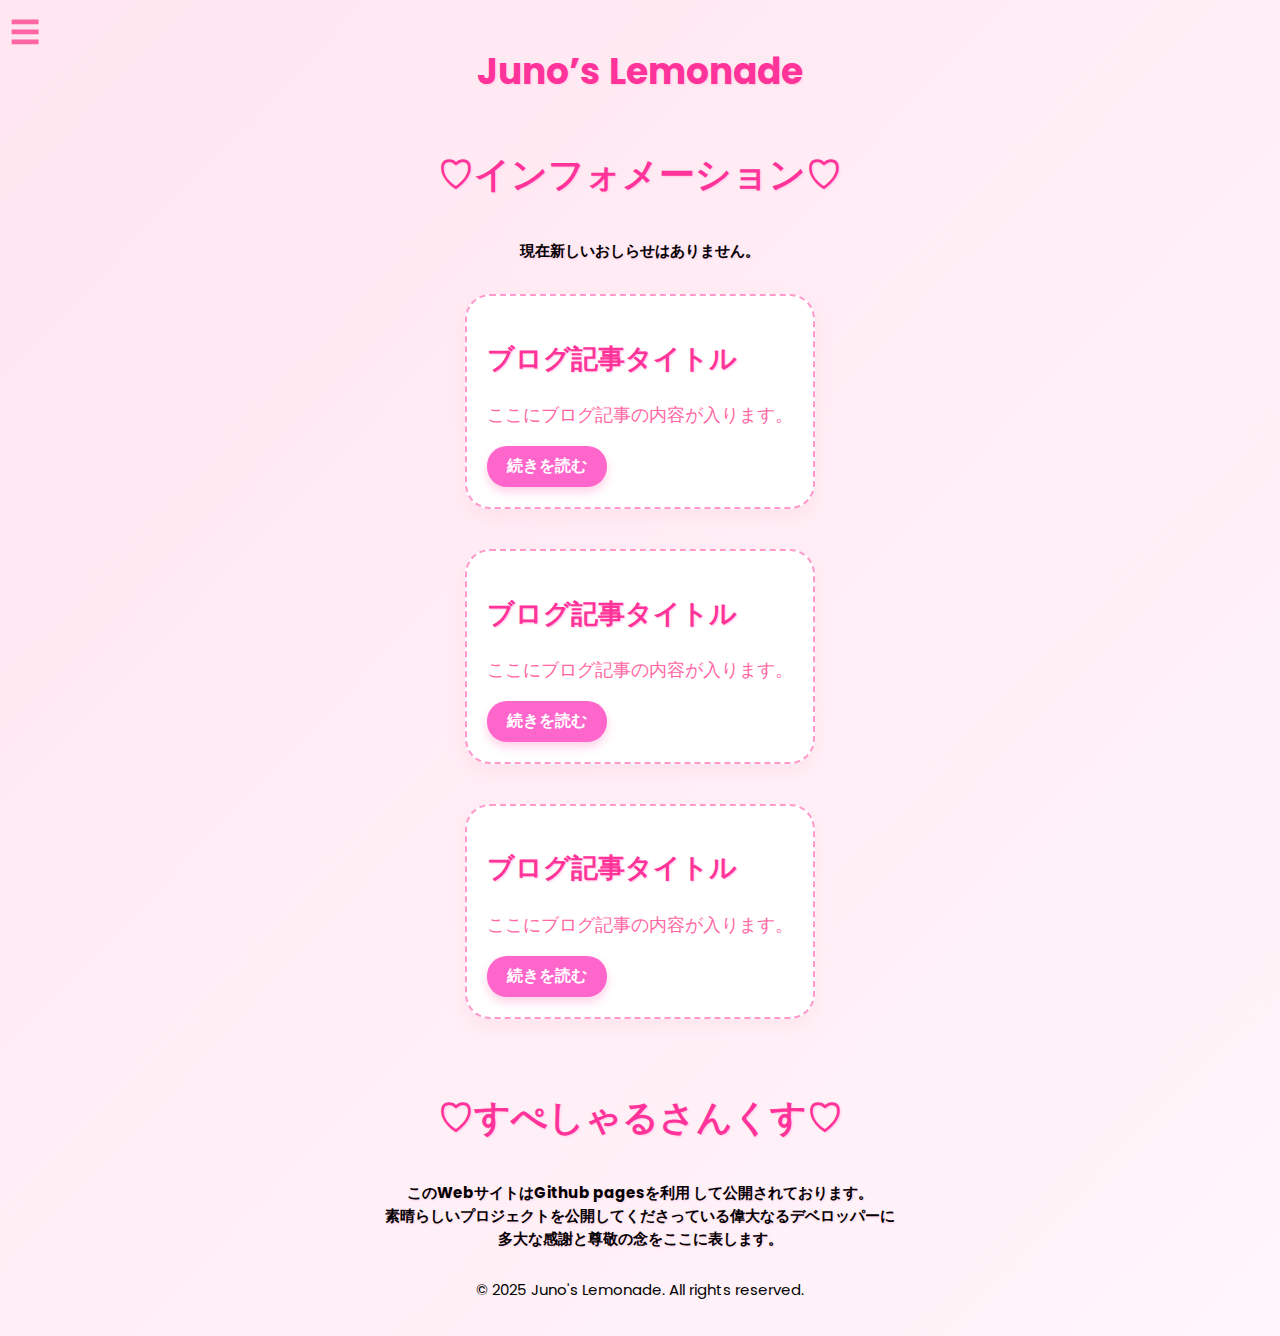
<file: index.html>
<!DOCTYPE html>
<html lang="ja">

<head>
    <meta charset="UTF-8">
    <meta name="viewport" content="width=device-width, initial-scale=1.0">
    <title>じゅのたんブログ</title>
    <link rel="stylesheet" href="style.css">
    <link href="https://fonts.googleapis.com/css2?family=Poppins:wght@400;700&display=swap" rel="stylesheet">
    <style>
body {
  background: linear-gradient(to bottom right, #ffe6f0, #fff5fa);
  font-family: "Poppins", "Helvetica", "Arial", sans-serif;
  color: #ff66a3;
  margin: 0;
  padding: 0;
}

h1, h2, h3 {
  color: #ff3399;
  text-shadow: 1px 1px 2px #ffcce6;
}

button {
  background-color: #ff66cc;
  color: white;
  border: none;
  border-radius: 20px;
  padding: 10px 20px;
  font-weight: bold;
  font-size: 16px;
  cursor: pointer;
  box-shadow: 0 5px 10px rgba(255, 105, 180, 0.3);
  transition: background-color 0.3s ease;
}

button:hover {
  background-color: #ff3399;
}

.card {
  background-color: white;
  border: 2px dashed #ff99cc;
  border-radius: 25px;
  padding: 20px;
  margin: 20px auto;
  max-width: 400px;
  box-shadow: 0 8px 15px rgba(255, 192, 203, 0.2);
}

a {
  color: #ff66a3;
  text-decoration: none;
}

a:hover {
  text-decoration: underline;
}
    </style>


<body>

    <!-- ハンバーガーボタン -->
    <div id="hamburger" class="hamburger">☰</div>
    <!-- ナビゲーションメニュー -->
    <nav id="nav-menu" class="nav-menu">
      <ul>
        <li><a href="https://.github.io/Gof/home.html">Home</a></li>
        <li><a href="https://.github.io/Gof/about_me.html">About me</a></li>
        <li><a href="https://.github.io/Gof/blog.html">Blog</a></li>
        <li><a href="https://.github.io/Gof/portfolio.html">Portfolio</a></li>
        <li><a href="https://.github.io/Gof/user_guide.html">User guide</a></li>                               <li><a href="https://shirota111.github.io/Gof/tutorial.html">Tutorial</a></li>                                 <li><a href="https://shirota111.github.io/Gof/faq.html">FAQ</a></li>                                            <li><a href="https://shirota111.github.io/Gof/spam.html">Spam quotes</a></li>
        <li><a href="https://.github.io/Gof/contact.html">Contact</a></li>
        <li><a href="https://.github.io/Gof/literacy.html">Literacy</a></li>
      </ul>
    </nav>
  
    <script src="menu.js"></script>

    <div class="blog-posts">
        <h1 style="text-align:center;">Juno’s Lemonade</h1>
        
        <h1 style="text-align:center;">♡インフォメーション♡</h1>
        <h2 style="font-size:15px; color:black; text-align:center;">現在新しいおしらせはありません。</h2>
      
        <div class="card">
            <h2>ブログ記事タイトル</h2>
            <p>ここにブログ記事の内容が入ります。</p>
            <button>続きを読む</button>
        </div>
        <div class="card">
            <h2>ブログ記事タイトル</h2>
            <p>ここにブログ記事の内容が入ります。</p>
            <button>続きを読む</button>
        </div>
        <div class="card">
          <h2>ブログ記事タイトル</h2>
          <p>ここにブログ記事の内容が入ります。</p>
          <button>続きを読む</button>
      </div>
      　　　
      <h1 style="text-align:center;">♡すぺしゃるさんくす♡</h1>
      <h2 style="font-size:15px; color:black; text-align:center;">このWebサイトはGithub pagesを利用
        して公開されております。<br>素晴らしいプロジェクトを公開してくださっている偉大なるデベロッパーに<br>多大な感謝と尊敬の念をここに表します。</h2>
      <footer style="text-align:center; font-size:15px; color:black;">
        <p>© 2025 Juno's Lemonade. All rights reserved.</p>
    </html>
</file>
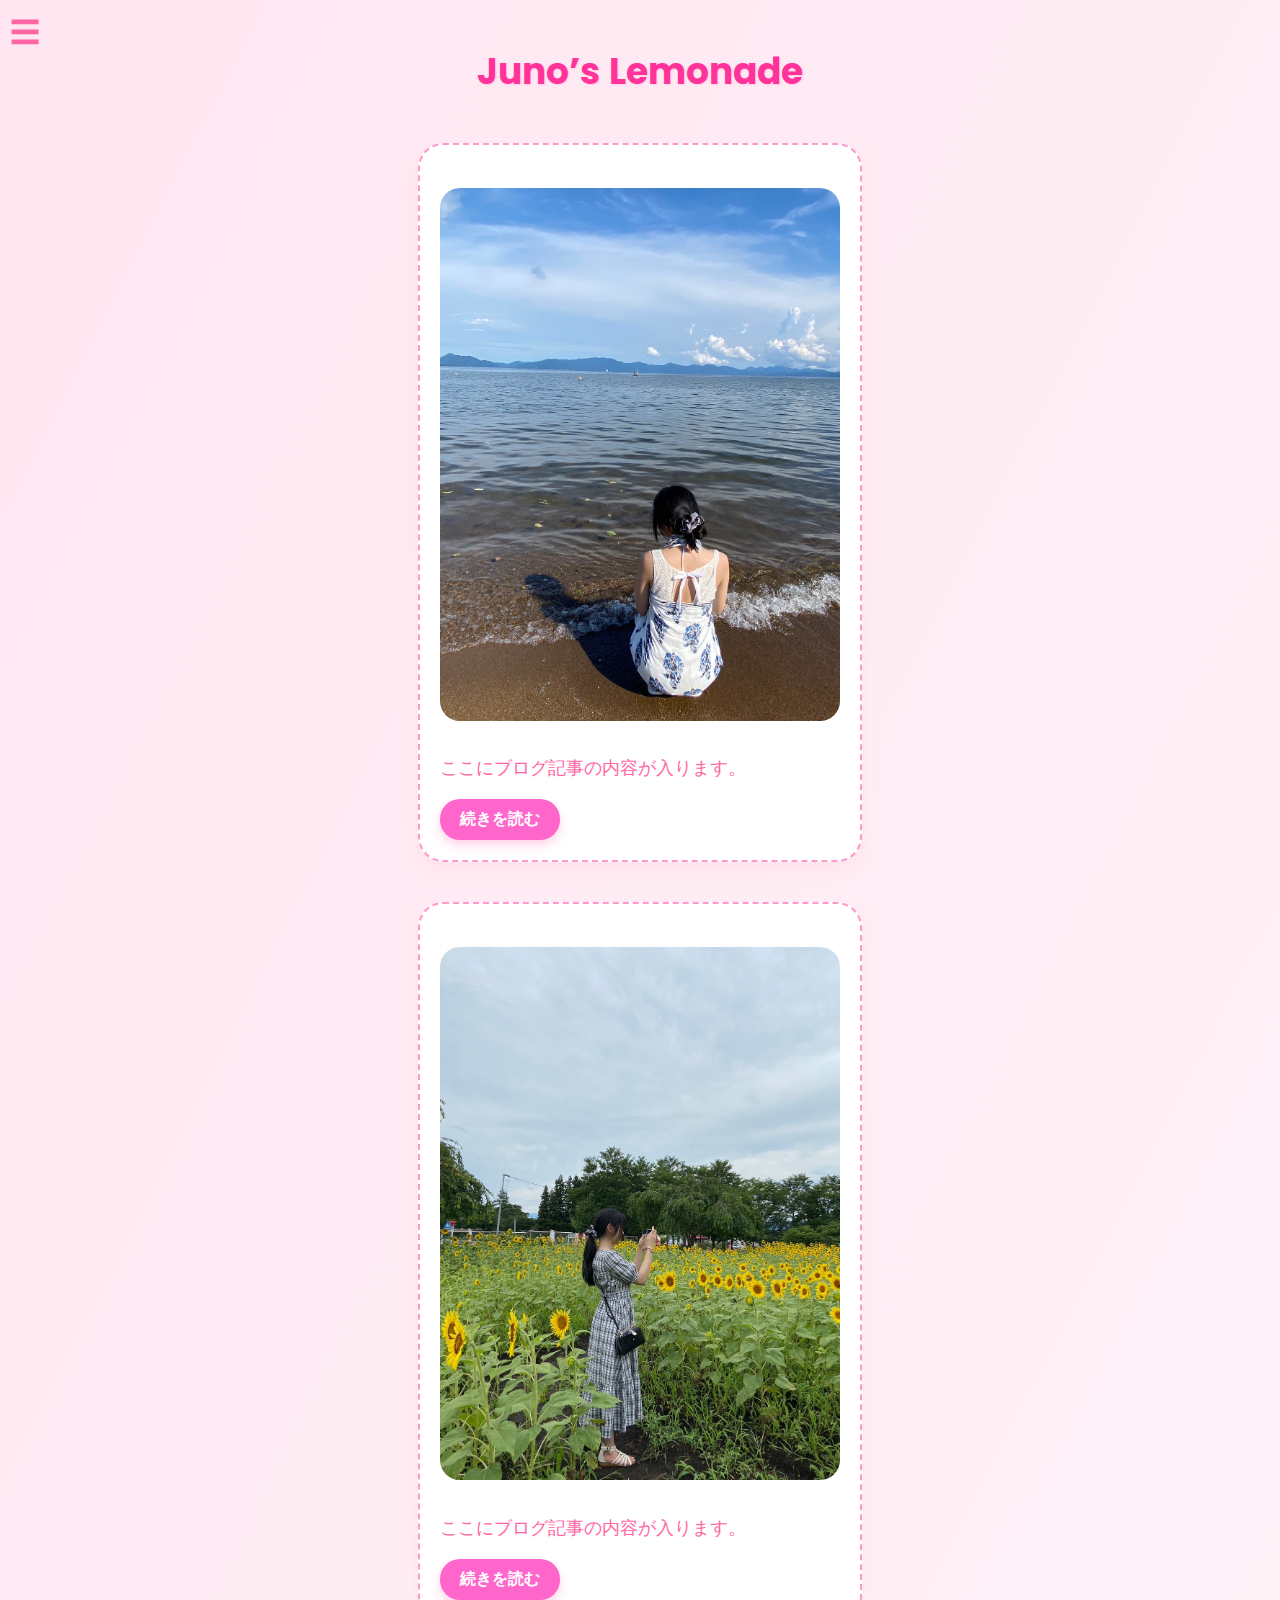
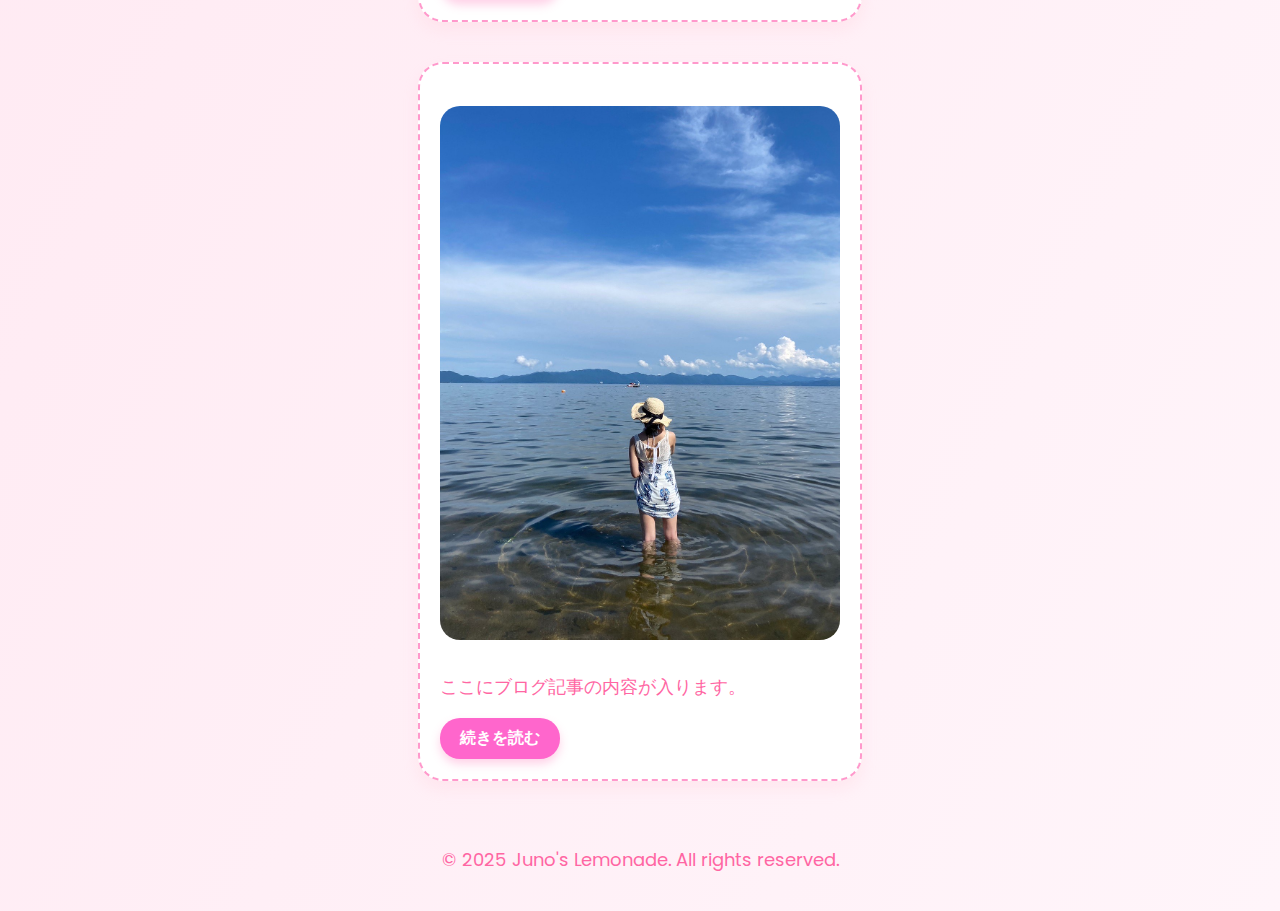
<file: data/dress.html>
<!DOCTYPE html>
<html lang="ja">

<head>
    <meta charset="UTF-8">
    <meta name="viewport" content="width=device-width, initial-scale=1.0">
    <title>じゅのたんブログ</title>
    <link rel="stylesheet" href="../style.css">
    <link href="https://fonts.googleapis.com/css2?family=Poppins:wght@400;700&display=swap" rel="stylesheet">
    <style>
body {
  background: linear-gradient(to bottom right, #ffe6f0, #fff5fa);
  font-family: "Poppins", "Helvetica", "Arial", sans-serif;
  color: #ff66a3;
  margin: 0;
  padding: 0;
}

h1, h2, h3 {
  color: #ff3399;
  text-shadow: 1px 1px 2px #ffcce6;
}

button {
  background-color: #ff66cc;
  color: white;
  border: none;
  border-radius: 20px;
  padding: 10px 20px;
  font-weight: bold;
  font-size: 16px;
  cursor: pointer;
  box-shadow: 0 5px 10px rgba(255, 105, 180, 0.3);
  transition: background-color 0.3s ease;
}

button:hover {
  background-color: #ff3399;
}

.card {
  background-color: white;
  border: 2px dashed #ff99cc;
  border-radius: 25px;
  padding: 20px;
  margin: 20px auto;
  max-width: 400px;
  box-shadow: 0 8px 15px rgba(255, 192, 203, 0.2);
}

a {
  color: #ff66a3;
  text-decoration: none;
}

a:hover {
  text-decoration: underline;
}
    </style>


<body>

    <!-- ハンバーガーボタン -->
    <div id="hamburger" class="hamburger">☰</div>
    <!-- ナビゲーションメニュー -->
    <nav id="nav-menu" class="nav-menu">
      <ul>
        <li><a href="https://citrus7junos.github.io/index.html">ほーむ</a></li>
        <li><a href="https://citrus7junos.github.io/about_me.html">ぷろふぃーる</a></li>
        <li><a href="https://citrus7junos.github.io/data/dress.html">どれするーむ</a></li>
        <li><a href="https://citrus7junos.github.io/portfolio.html">おしごと</a></li>
        <li><a href="https://citrus7junos.github.io/user_guide.html">ぶろぐ</a></li>                          
        <li><a href="https://citrus7junos.github.io/contact.html">おすすめ</a></li>
        <li><a href="https://citrus7junos.github.io/literacy.html">SNS</a></li>
      </ul>
    </nav>
  
    <script src="..\menu.js"></script>

       <div class="blog-posts">
        <h1 style="text-align:center;">Juno’s Lemonade</h1>
        
        <div class="card">
            <h2>  <img src="..\assets\images\IMG_7593.jpeg" alt="ブログ記事の画像" style="width:100%; border-radius: 20px;"></h2>
            <p>ここにブログ記事の内容が入ります。</p>
            <button>続きを読む</button>
        </div>
        <div class="card">
            <h2>  <img src="..\assets\images\IMG_7603.jpeg" alt="ブログ記事の画像" style="width:100%; border-radius: 20px;"></h2>
            <p>ここにブログ記事の内容が入ります。</p>
            <button>続きを読む</button>
        </div>
        <div class="card">
          <h2><img src="..\assets\images\IMG_7605.jpeg" alt="ブログ記事の画像" style="width:100%; border-radius: 20px;"></h2>
          <p>ここにブログ記事の内容が入ります。</p>
          <button>続きを読む</button>
      </div>

      　　　
        <p style="text-align:center;">© 2025 Juno's Lemonade. All rights reserved.</p>
    </html>
</file>
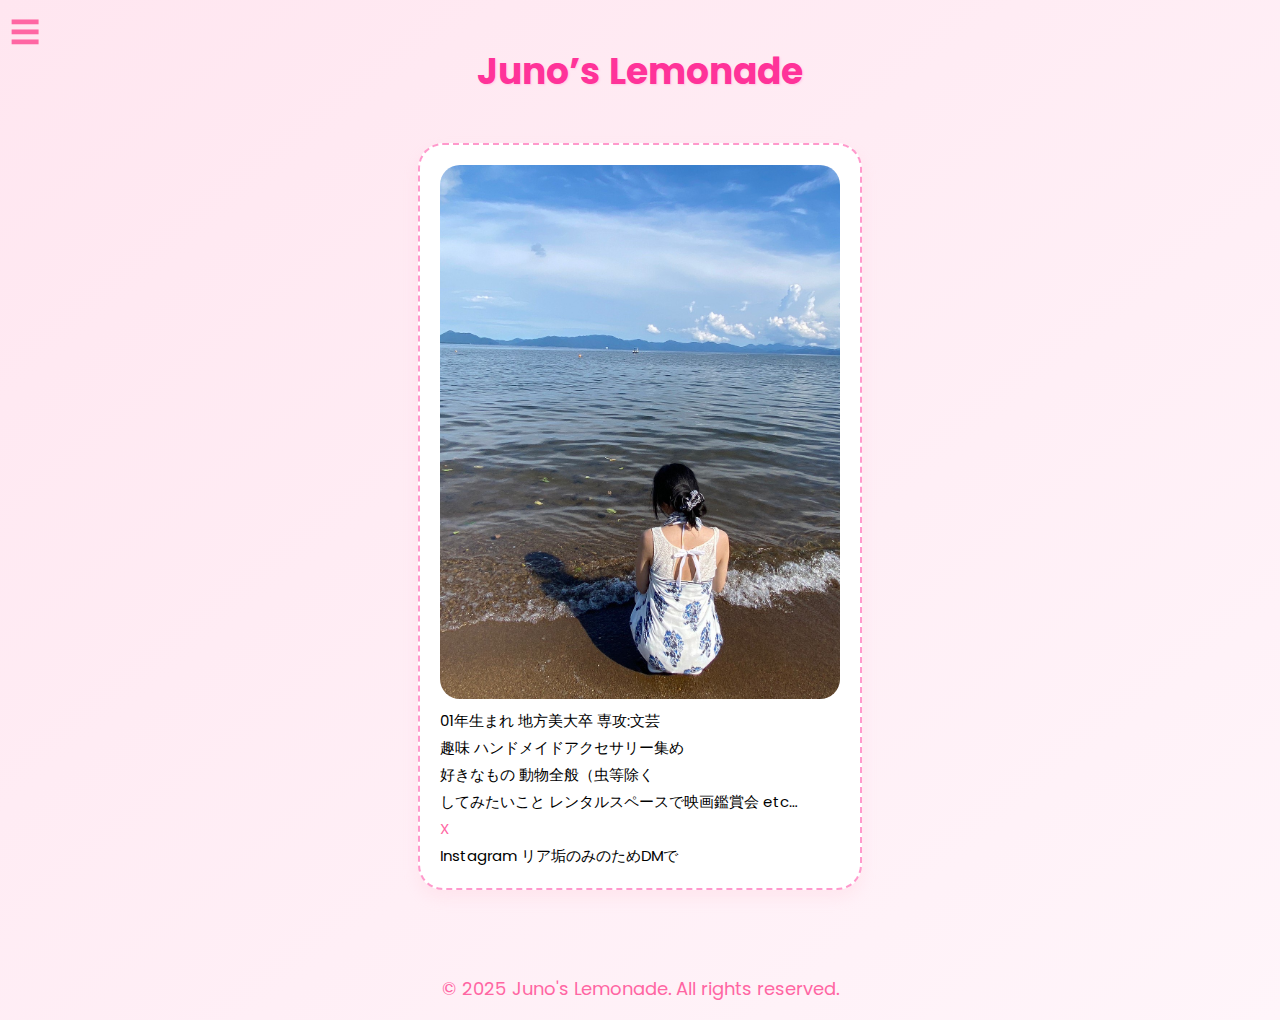
<file: data/profile.html>
<!DOCTYPE html>
<html lang="ja">

<head>
    <meta charset="UTF-8">
    <meta name="viewport" content="width=device-width, initial-scale=1.0">
    <title>じゅのたんブログ</title>
    <link rel="stylesheet" href="../style.css">
    <link href="https://fonts.googleapis.com/css2?family=Poppins:wght@400;700&display=swap" rel="stylesheet">
    <style>
body {
  background: linear-gradient(to bottom right, #ffe6f0, #fff5fa);
  font-family: "Poppins", "Helvetica", "Arial", sans-serif;
  color: #ff66a3;
  margin: 0;
  padding: 0;
}

h1, h2, h3 {
  color: #ff3399;
  text-shadow: 1px 1px 2px #ffcce6;
}

button {
  background-color: #ff66cc;
  color: white;
  border: none;
  border-radius: 20px;
  padding: 10px 20px;
  font-weight: bold;
  font-size: 16px;
  cursor: pointer;
  box-shadow: 0 5px 10px rgba(255, 105, 180, 0.3);
  transition: background-color 0.3s ease;
}

button:hover {
  background-color: #ff3399;
}

.card {
  background-color: white;
  border: 2px dashed #ff99cc;
  border-radius: 25px;
  padding: 20px;
  margin: 20px auto;
  max-width: 400px;
  box-shadow: 0 8px 15px rgba(255, 192, 203, 0.2);
}

a {
  color: #ff66a3;
  text-decoration: none;
}

a:hover {
  text-decoration: underline;
}
    </style>


<body>

    <!-- ハンバーガーボタン -->
    <div id="hamburger" class="hamburger">☰</div>
    <!-- ナビゲーションメニュー -->
    <nav id="nav-menu" class="nav-menu">
      <ul>
        <li><a href="https://citrus7junos.github.io/index.html">ほーむ</a></li>
        <li><a href="https://citrus7junos.github.io/about_me.html">ぷろふぃーる</a></li>
        <li><a href="https://citrus7junos.github.io/data/dress.html">どれするーむ</a></li>
        <li><a href="https://citrus7junos.github.io/portfolio.html">おしごと</a></li>
        <li><a href="https://citrus7junos.github.io/user_guide.html">ぶろぐ</a></li>                          
        <li><a href="https://citrus7junos.github.io/contact.html">おすすめ</a></li>
        <li><a href="https://citrus7junos.github.io/literacy.html">SNS</a></li>
      </ul>
    </nav>
  
    <script src="..\menu.js"></script>

    <div class="blog-posts">
        <h1 style="text-align:center;">Juno’s Lemonade</h1>
        
    
        <div class="card">
            <img src="..\assets\images\IMG_7593.jpeg" alt="ブログ記事の画像" style="width:100%; border-radius: 20px;">
         <h style="font-size:15px; color:black; text-align:center;">01年生まれ 地方美大卒 専攻:文芸<br>

            趣味 ハンドメイドアクセサリー集め<br>
            
            好きなもの 動物全般（虫等除く<br>
            
            してみたいこと レンタルスペースで映画鑑賞会 etc…<br>
            
            <a href="https://x.com/citrus7junos">X</a>  <br>
            Instagram リア垢のみのためDMで</h>
        </div>
   
      </div>
      　　　
        <p style="text-align:center;">© 2025 Juno's Lemonade. All rights reserved.</p>
    </html>
</file>
<file: style.css>
/* ハンバーガーボタン */
.hamburger {
    position: fixed;
    top: 10px;
    left: 10px;
    background: none;
    border: none;
    font-size: 30px;
    cursor: pointer;
    z-index: 1000;
  }
  
  /* ナビゲーションメニュー（デフォルトで非表示） */
  .nav-menu {
    position: fixed;
    top: 0;
    left: -250px; /* 初期状態は画面外 */
    width: 250px;
    height: 100%;
    background-color: #333;
    color: white;
    transition: left 0.3s ease-in-out;
    padding-top: 60px;
  }
  
  .nav-menu ul {
    list-style: none;
    padding: 0;
  }
  
  .nav-menu ul li {
    padding: 15px;
  }
  
  .nav-menu ul li a {
    color: white;
    text-decoration: none;
    display: block;
  }
  
  /* メニュー表示時 */
  .nav-menu.open {
    left: 0;
  }
  
  .blog-posts {
    display: flex;
    flex-direction: column;
    align-items: left;
    padding: 20px;
  }
  
  
  
  /* スマートフォン向けのスタイル */
  @media (max-width: 599px) {
    body {
      font-size: 14px;
    }
  }
  
  /* タブレット向けのスタイル */
  @media (min-width: 600px) and (max-width: 1024px) {
    body {
      font-size: 16px;
    }
  }
  
  /* PC向けのスタイル */
  @media (min-width: 1025px) {
    body {
      font-size: 18px;
    }
  }
</file>
